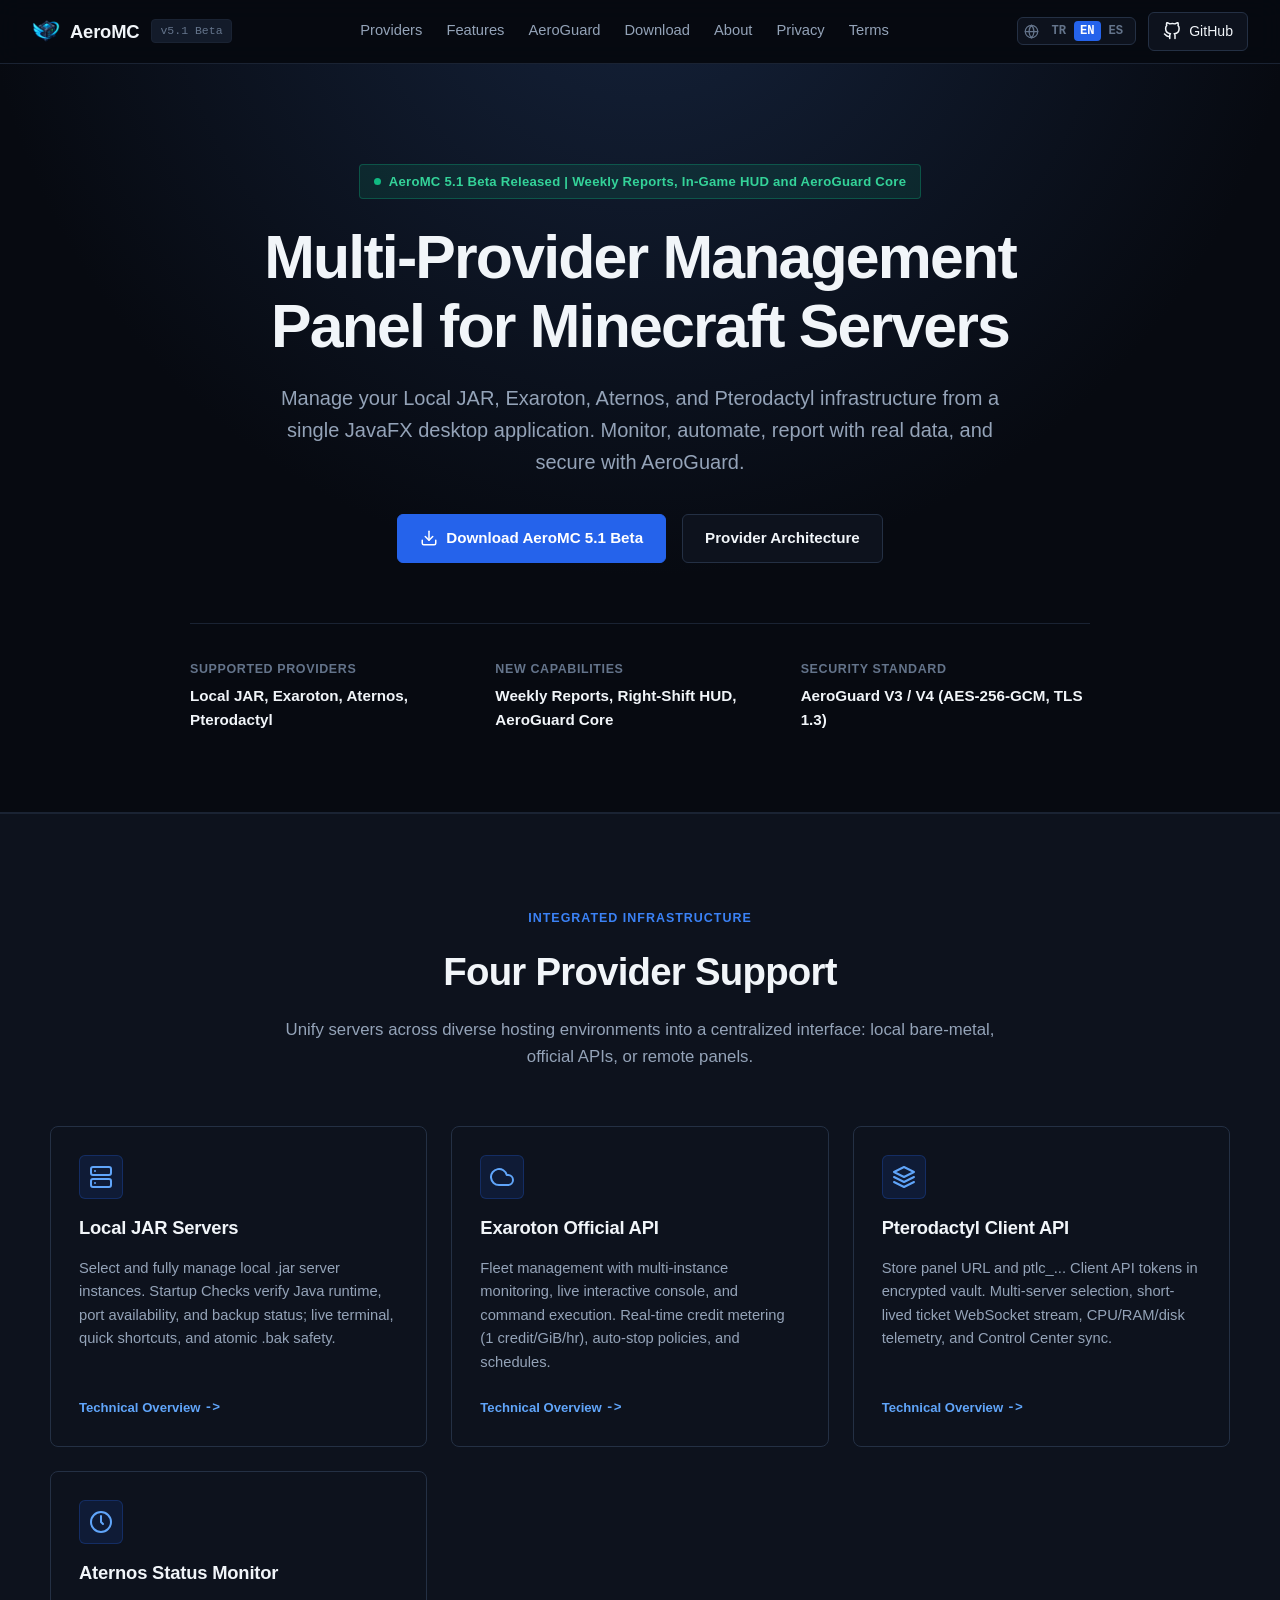
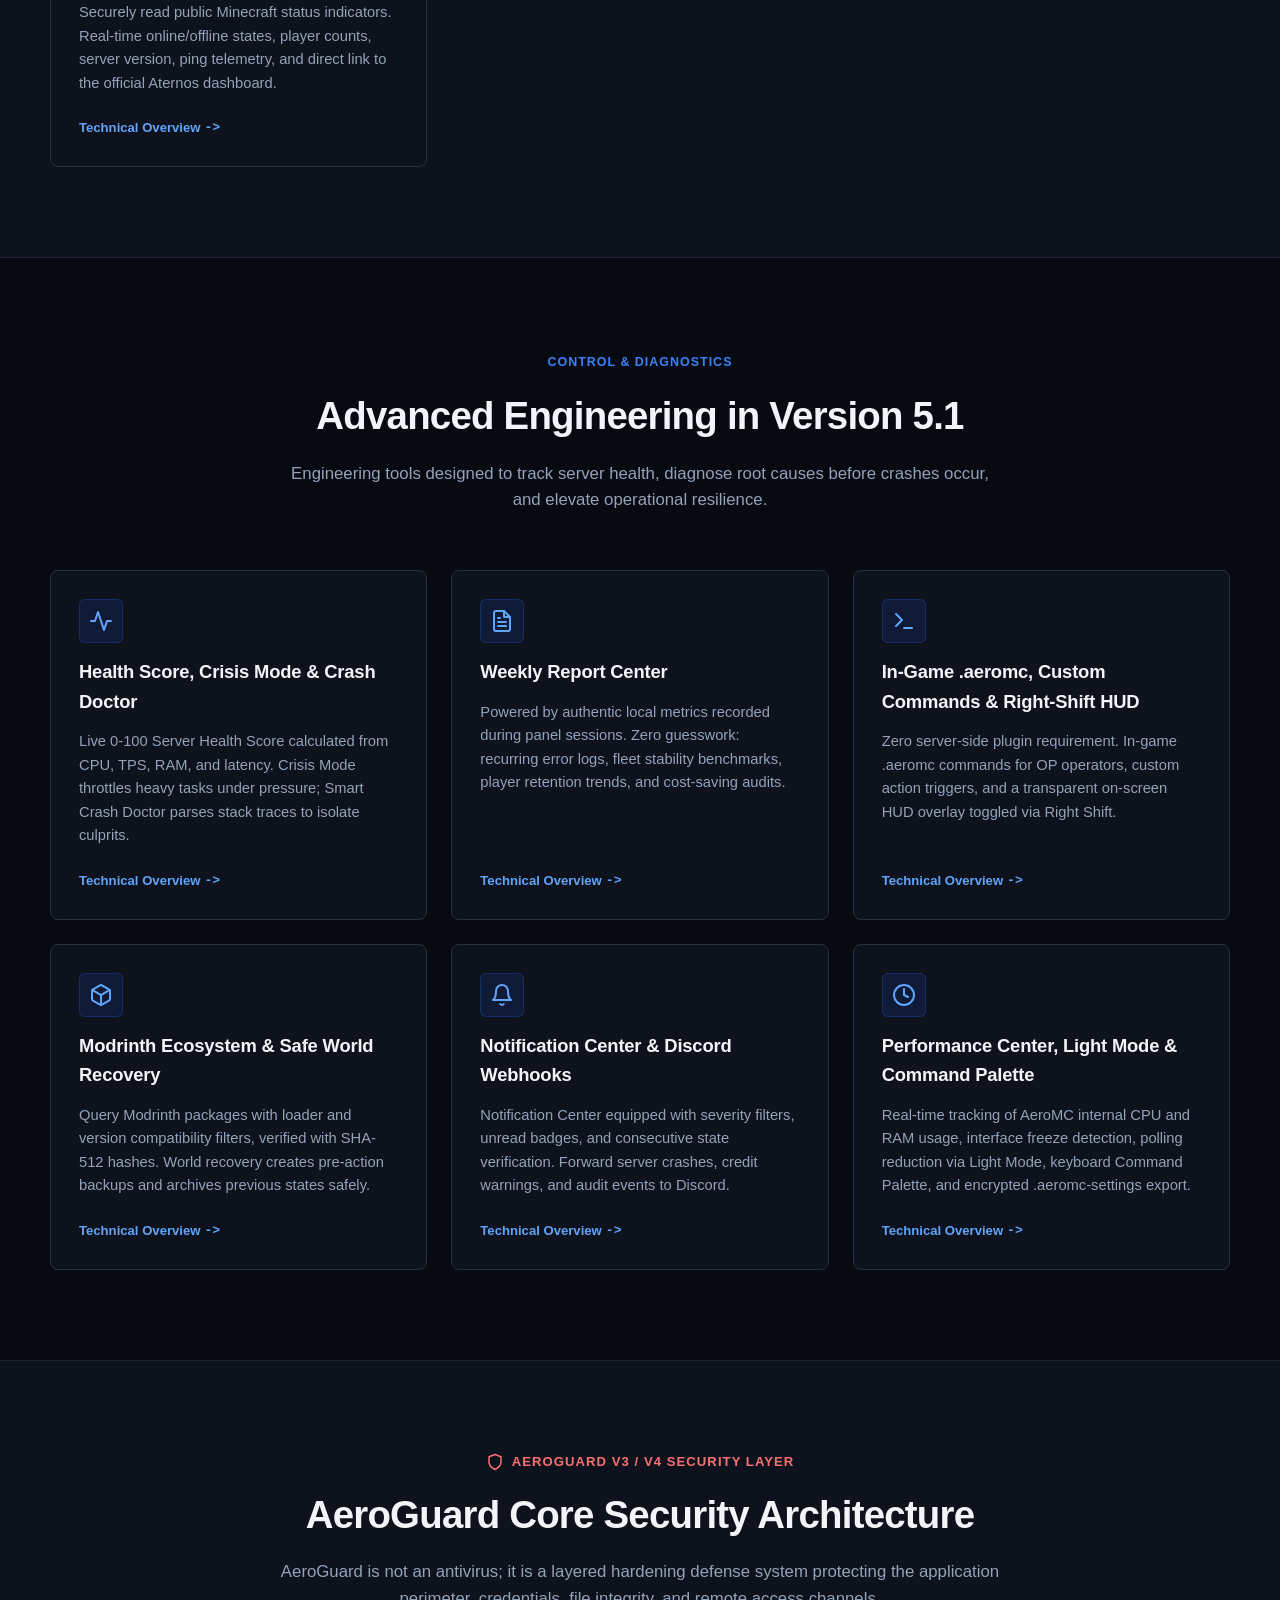
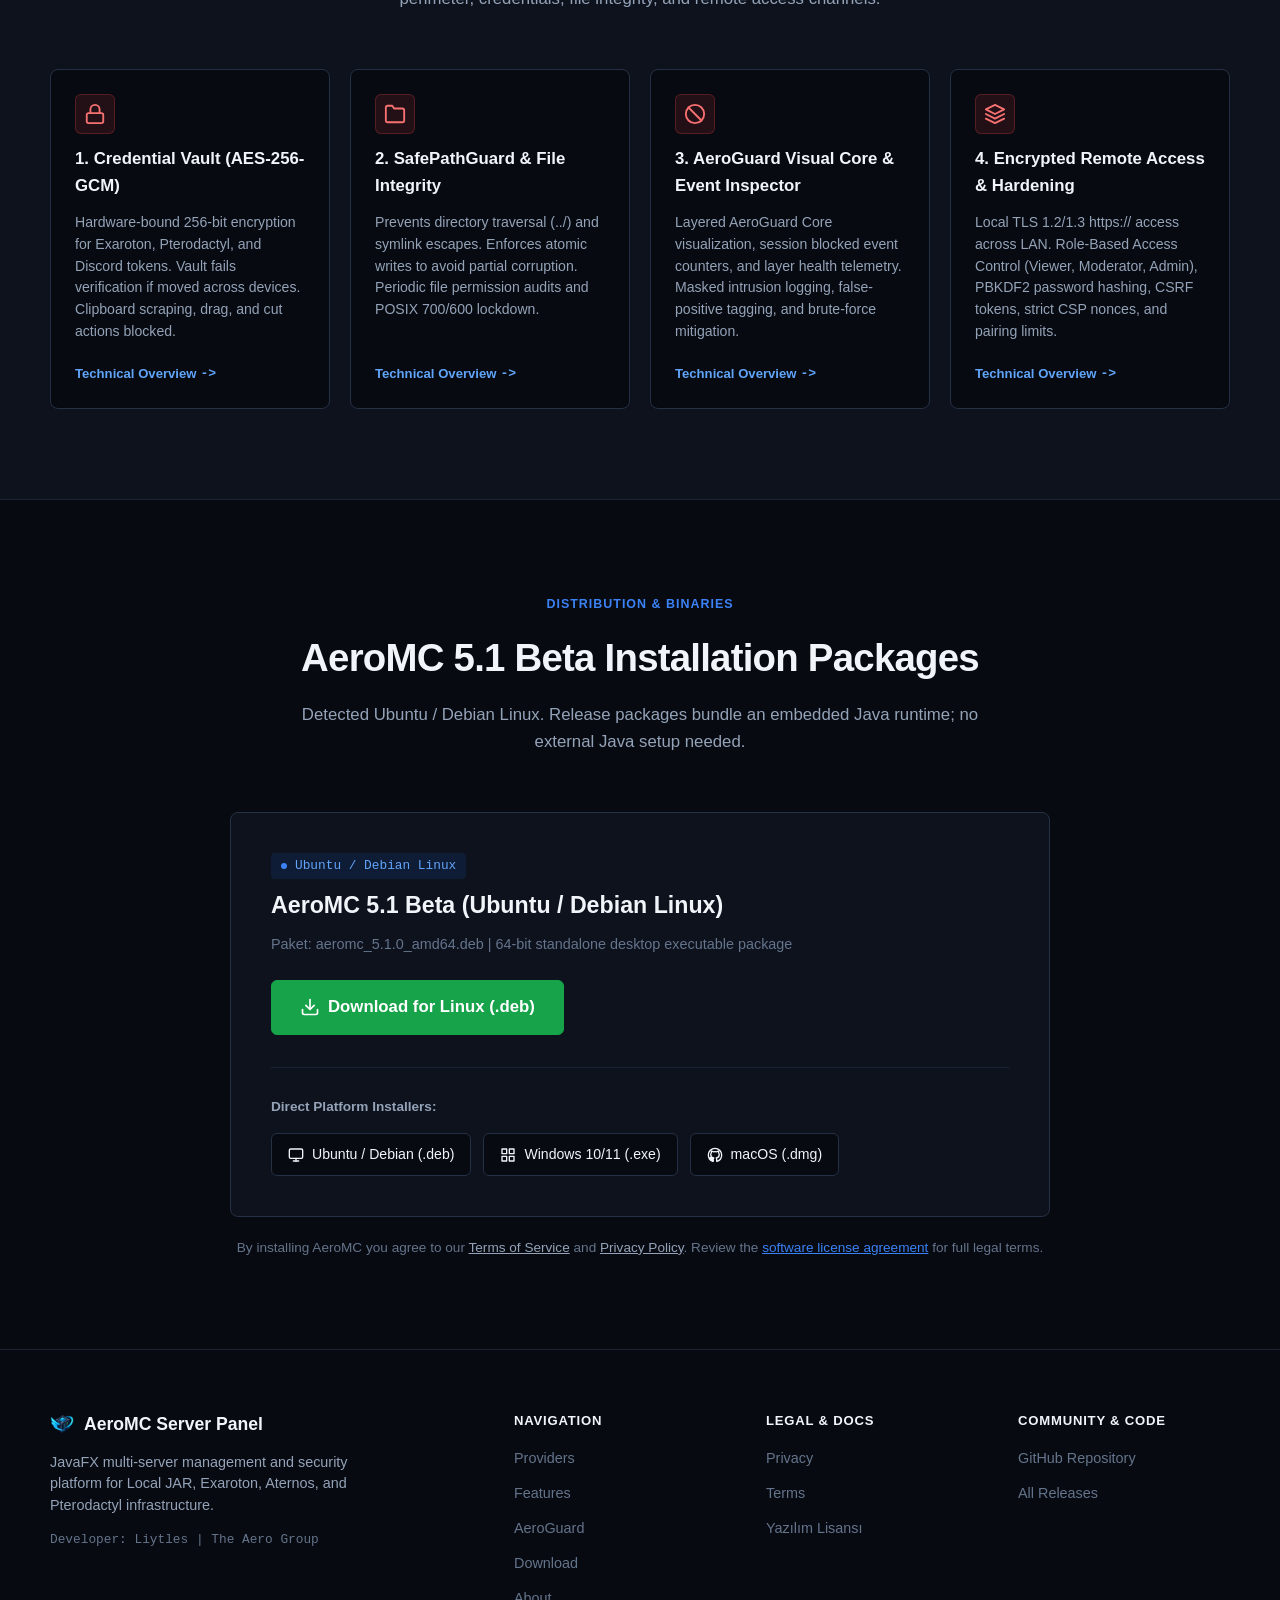
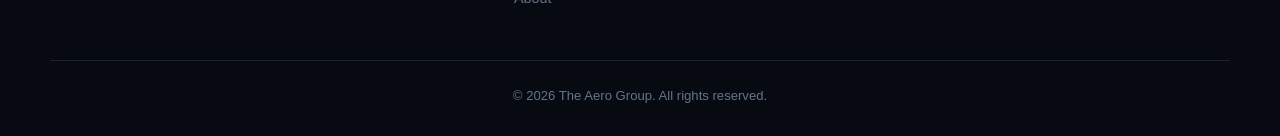
<file: index.html>
<!DOCTYPE html>
<html lang="tr">
<head>
    <meta charset="UTF-8">
    <meta name="viewport" content="width=device-width, initial-scale=1.0">
    <title>AeroMC 5.1 Beta | Çoklu Minecraft Sunucu Yönetim ve Güvenlik Paneli</title>
    <meta name="description" content="Yerel JAR, Exaroton, Aternos ve Pterodactyl için JavaFX çoklu sunucu paneli. Haftalık Rapor Merkezi, eklentisiz oyun içi HUD ve AeroGuard güvenlik katmanı.">
    <link rel="icon" type="image/svg+xml" href="favicon.svg">
    <link rel="canonical" href="https://www.aerovortex.org/">
    <link rel="stylesheet" href="style.css">
</head>
<body>

    <!-- Mobile Device Notice -->
    <div id="mobile-notice" role="alertdialog" aria-modal="true" aria-labelledby="mobileNoticeTitle" aria-describedby="mobileNoticeDesc">
        <div class="mobile-notice-box">
            <img src="aeromc.png" alt="AeroMC" class="mobile-notice-logo">
            <span class="mobile-notice-badge" data-i18n="mobile.badge">Masaüstü Sürüm</span>
            <h2 class="mobile-notice-title" id="mobileNoticeTitle" data-i18n="mobile.title">Mobil Sürüm Bulunmamaktadır</h2>
            <p class="mobile-notice-desc" id="mobileNoticeDesc" data-i18n="mobile.desc">
                AeroMC Server Panel, JavaFX tabanlı bir masaüstü sunucu yönetim aracıdır. Bu web sitesi ve panel yalnızca masaüstü sistemler (Windows, macOS, Linux) için optimize edilmiştir. Lütfen bir bilgisayardan ziyaret edin.
            </p>
            <div class="mobile-notice-actions">
                <a href="https://github.com/Liytles/AeroMCServerPanel" target="_blank" rel="noopener noreferrer" class="btn btn-primary">
                    <svg width="18" height="18" viewBox="0 0 24 24" fill="none" stroke="currentColor" stroke-width="2" stroke-linecap="round" stroke-linejoin="round" aria-hidden="true">
                        <path d="M9 19c-5 1.5-5-2.5-7-3m14 6v-3.87a3.37 3.37 0 0 0-.94-2.61c3.14-.35 6.44-1.54 6.44-7A5.44 5.44 0 0 0 20 4.77 5.07 5.07 0 0 0 19.91 1S18.73.65 16 2.48a13.38 13.38 0 0 0-7 0C6.27.65 5.09 1 5.09 1A5.07 5.07 0 0 0 5 4.77a5.44 5.44 0 0 0-1.5 3.78c0 5.42 3.3 6.61 6.44 7A3.37 3.37 0 0 0 9 18.13V22"></path>
                    </svg>
                    <span data-i18n="mobile.github">GitHub'da İncele</span>
                </a>
                <button type="button" class="btn-text-bypass" id="btnDismissMobile" data-i18n="mobile.bypass">
                    Masaüstü siteyi yine de görüntüle
                </button>
            </div>
        </div>
    </div>
    <header class="navbar">
        <div class="nav-brand">
            <a href="index.html" class="brand-link">
                <img src="aeromc.png" alt="AeroMC Logo" class="nav-logo-static">
                <span>AeroMC</span>
            </a>
            <span class="version-badge" data-i18n="version.badge">v5.1 Beta</span>
        </div>
        <nav class="nav-links">
            <a href="#providers" data-i18n="nav.providers">Sağlayıcılar</a>
            <a href="#features" data-i18n="nav.features">Özellikler</a>
            <a href="#security" data-i18n="nav.security">AeroGuard</a>
            <a href="#download" data-i18n="nav.download">İndir</a>
            <a href="#" id="openAboutBtn" data-i18n="nav.about">Hakkında</a>
            <a href="privacy.html" data-i18n="nav.privacy">Gizlilik</a>
            <a href="terms.html" data-i18n="nav.terms">Şartlar</a>
        </nav>
        <div class="nav-actions">
            <div class="lang-selector">
                <svg width="15" height="15" viewBox="0 0 24 24" fill="none" stroke="currentColor" stroke-width="2" stroke-linecap="round" stroke-linejoin="round" aria-hidden="true">
                    <circle cx="12" cy="12" r="10"></circle>
                    <line x1="2" y1="12" x2="22" y2="12"></line>
                    <path d="M12 2a15.3 15.3 0 0 1 4 10 15.3 15.3 0 0 1-4 10 15.3 15.3 0 0 1-4-10 15.3 15.3 0 0 1 4-10z"></path>
                </svg>
                <div class="lang-switch-group">
                    <button type="button" class="lang-btn" data-lang="tr" aria-label="Türkçe">TR</button>
                    <button type="button" class="lang-btn" data-lang="en" aria-label="English">EN</button>
                    <button type="button" class="lang-btn" data-lang="es" aria-label="Español">ES</button>
                </div>
            </div>
            <a href="https://github.com/Liytles/AeroMCServerPanel" target="_blank" rel="noopener noreferrer" class="btn-github">
                <svg width="18" height="18" viewBox="0 0 24 24" fill="none" stroke="currentColor" stroke-width="2" stroke-linecap="round" stroke-linejoin="round" aria-hidden="true">
                    <path d="M9 19c-5 1.5-5-2.5-7-3m14 6v-3.87a3.37 3.37 0 0 0-.94-2.61c3.14-.35 6.44-1.54 6.44-7A5.44 5.44 0 0 0 20 4.77 5.07 5.07 0 0 0 19.91 1S18.73.65 16 2.48a13.38 13.38 0 0 0-7 0C6.27.65 5.09 1 5.09 1A5.07 5.07 0 0 0 5 4.77a5.44 5.44 0 0 0-1.5 3.78c0 5.42 3.3 6.61 6.44 7A3.37 3.37 0 0 0 9 18.13V22"></path>
                </svg>
                <span>GitHub</span>
            </a>
        </div>
    </header>

    <main>
        <!-- HERO SECTION -->
        <section class="hero">
            <div class="hero-container">
                <div class="hero-badge">
                    <span class="status-dot"></span>
                    <span data-i18n="hero.badge">AeroMC 5.1 Beta Yayında | Haftalık Rapor, Oyun İçi HUD ve AeroGuard Core</span>
                </div>
                <h1 class="hero-title" data-i18n="hero.title">Minecraft Sunucuları İçin Çoklu Sağlayıcı Yönetim Paneli</h1>
                <p class="hero-subtitle" data-i18n="hero.subtitle">
                    Yerel JAR, Exaroton, Aternos ve Pterodactyl altyapılarınızı tek bir JavaFX masaüstü uygulamasından yönetin. Sunucuyu izleyin, otomatikleştirin, gerçek verilerle raporlayın ve AeroGuard ile güvene alın.
                </p>

                <div class="hero-cta-group">
                    <a href="#download" class="btn btn-primary">
                        <svg width="18" height="18" viewBox="0 0 24 24" fill="none" stroke="currentColor" stroke-width="2" stroke-linecap="round" stroke-linejoin="round" aria-hidden="true">
                            <path d="M21 15v4a2 2 0 0 1-2 2H5a2 2 0 0 1-2-2v-4"></path>
                            <polyline points="7 10 12 15 17 10"></polyline>
                            <line x1="12" y1="15" x2="12" y2="3"></line>
                        </svg>
                        <span data-i18n="hero.cta.download">AeroMC 5.1 Beta İndir</span>
                    </a>
                    <a href="#providers" class="btn btn-secondary">
                        <span data-i18n="hero.cta.providers">Sağlayıcı Mimarisi</span>
                    </a>
                </div>

                <div class="hero-specs-row">
                    <div class="spec-item">
                        <span class="spec-label" data-i18n="hero.spec.providers.label">Desteklenen Sağlayıcılar</span>
                        <span class="spec-val" data-i18n="hero.spec.providers.val">Yerel JAR, Exaroton, Aternos, Pterodactyl</span>
                    </div>
                    <div class="spec-item">
                        <span class="spec-label" data-i18n="hero.spec.new.label">Yeni Özellikler</span>
                        <span class="spec-val" data-i18n="hero.spec.new.val">Haftalık Rapor, Sağ Shift HUD, AeroGuard Core</span>
                    </div>
                    <div class="spec-item">
                        <span class="spec-label" data-i18n="hero.spec.security.label">Güvenlik Standardı</span>
                        <span class="spec-val" data-i18n="hero.spec.security.val">AeroGuard V3 / V4 (AES-256-GCM, TLS 1.3)</span>
                    </div>
                </div>
            </div>
        </section>

        <!-- PROVIDERS SECTION -->
        <section id="providers" class="section section-dark">
            <div class="section-container">
                <header class="section-header">
                    <span class="section-tag" data-i18n="providers.tag">Entegre Altyapılar</span>
                    <h2 class="section-heading" data-i18n="providers.heading">Dört Sağlayıcı Desteği</h2>
                    <p class="section-desc" data-i18n="providers.desc">
                        Farklı platformlardaki sunucularınızı tek bir merkezde toplayın: yerel donanım, resmî API veya uzak paneller.
                    </p>
                </header>

                <div class="features-grid">
                    <article class="feature-card clickable" data-feature="prov_local" tabindex="0">
                        <div class="feature-icon">
                            <svg width="24" height="24" viewBox="0 0 24 24" fill="none" stroke="currentColor" stroke-width="2" stroke-linecap="round" stroke-linejoin="round" aria-hidden="true">
                                <rect x="2" y="2" width="20" height="8" rx="2" ry="2"></rect>
                                <rect x="2" y="14" width="20" height="8" rx="2" ry="2"></rect>
                                <line x1="6" y1="6" x2="6.01" y2="6"></line>
                                <line x1="6" y1="18" x2="6.01" y2="18"></line>
                            </svg>
                        </div>
                        <h3 data-i18n="prov.local.title">Yerel JAR Sunucuları</h3>
                        <p data-i18n="prov.local.desc">Yerel .jar sunucusu seçme ve tam yönetim. Başlatma öncesi Java, port ve yedek kontrolü yapan Başlatma Kontrolü; canlı konsol, hızlı komutlar ve güvenli .bak yedeği.</p>
                        <span class="card-action" data-i18n="card.details">Detayları İncele</span>
                    </article>

                    <article class="feature-card clickable" data-feature="prov_exaroton" tabindex="0">
                        <div class="feature-icon">
                            <svg width="24" height="24" viewBox="0 0 24 24" fill="none" stroke="currentColor" stroke-width="2" stroke-linecap="round" stroke-linejoin="round" aria-hidden="true">
                                <path d="M18 10h-1.26A8 8 0 1 0 9 20h9a5 5 0 0 0 0-10z"></path>
                            </svg>
                        </div>
                        <h3 data-i18n="prov.exaroton.title">Exaroton Resmî API</h3>
                        <p data-i18n="prov.exaroton.desc">Filo Paneli ile çoklu sunucu takibi, canlı konsol ve komut gönderimi. Saatlik maliyet, düşük kredi eşiği ve bütçe koruması, hafta içi/sonu zaman programları ve otomatik çökme kurtarma.</p>
                        <span class="card-action" data-i18n="card.details">Detayları İncele</span>
                    </article>

                    <article class="feature-card clickable" data-feature="prov_pterodactyl" tabindex="0">
                        <div class="feature-icon">
                            <svg width="24" height="24" viewBox="0 0 24 24" fill="none" stroke="currentColor" stroke-width="2" stroke-linecap="round" stroke-linejoin="round" aria-hidden="true">
                                <polygon points="12 2 2 7 12 12 22 7 12 2"></polygon>
                                <polyline points="2 17 12 22 22 17"></polyline>
                                <polyline points="2 12 12 17 22 12"></polyline>
                            </svg>
                        </div>
                        <h3 data-i18n="prov.pterodactyl.title">Pterodactyl Client API</h3>
                        <p data-i18n="prov.pterodactyl.desc">Panel URL ve API anahtarını güvenli kasada saklama, çoklu sunucu seçimi. Kısa ömürlü WebSocket biletiyle canlı konsol, CPU/RAM/disk telemetrisi ve Kontrol Merkezi entegrasyonu.</p>
                        <span class="card-action" data-i18n="card.details">Detayları İncele</span>
                    </article>

                    <article class="feature-card clickable" data-feature="prov_aternos" tabindex="0">
                        <div class="feature-icon">
                            <svg width="24" height="24" viewBox="0 0 24 24" fill="none" stroke="currentColor" stroke-width="2" stroke-linecap="round" stroke-linejoin="round" aria-hidden="true">
                                <circle cx="12" cy="12" r="10"></circle>
                                <polyline points="12 6 12 12 14 14"></polyline>
                            </svg>
                        </div>
                        <h3 data-i18n="prov.aternos.title">Aternos Durum Takibi</h3>
                        <p data-i18n="prov.aternos.desc">Sunucunun herkese açık Minecraft durumunu güvenle kontrol etme. Çevrimiçi/çevrimdışı durumu, oyuncu sayısı, sürüm ve gecikme takibi ile resmî Aternos paneline doğrudan geçiş.</p>
                        <span class="card-action" data-i18n="card.details">Detayları İncele</span>
                    </article>
                </div>
            </div>
        </section>

        <!-- CORE FEATURES SECTION -->
        <section id="features" class="section">
            <div class="section-container">
                <header class="section-header">
                    <span class="section-tag" data-i18n="features.tag">Kontrol ve Analiz Merkezi</span>
                    <h2 class="section-heading" data-i18n="features.heading">5.1 Sürümüyle Gelen Güçlü Araçlar</h2>
                    <p class="section-desc" data-i18n="features.desc">
                        Sunucu sağlığını izleyen, arıza durumlarını önceden teşhis eden ve oyuncu deneyimini artıran mühendislik özellikleri.
                    </p>
                </header>

                <div class="features-grid">
                    <article class="feature-card clickable" data-feature="health_crisis" tabindex="0">
                        <div class="feature-icon">
                            <svg width="24" height="24" viewBox="0 0 24 24" fill="none" stroke="currentColor" stroke-width="2" stroke-linecap="round" stroke-linejoin="round" aria-hidden="true">
                                <polyline points="22 12 18 12 15 21 9 3 6 12 2 12"></polyline>
                            </svg>
                        </div>
                        <h3 data-i18n="feat.health.title">Sağlık Puanı, Kriz Modu ve Çökme Doktoru</h3>
                        <p data-i18n="feat.health.desc">CPU/TPS, RAM ve gecikme grafikleriyle canlı sağlık puanı. Eşik aşıldığında koruyucu eylemler alan Kriz Modu ve konsol hatalarından kök nedeni bulup döngüyü önleyen Akıllı Çökme Doktoru.</p>
                        <span class="card-action" data-i18n="card.details">İncele</span>
                    </article>

                    <article class="feature-card clickable" data-feature="weekly_reports" tabindex="0">
                        <div class="feature-icon">
                            <svg width="24" height="24" viewBox="0 0 24 24" fill="none" stroke="currentColor" stroke-width="2" stroke-linecap="round" stroke-linejoin="round" aria-hidden="true">
                                <path d="M14 2H6a2 2 0 0 0-2 2v16a2 2 0 0 0 2 2h12a2 2 0 0 0 2-2V8z"></path>
                                <polyline points="14 2 14 8 20 8"></polyline>
                                <line x1="16" y1="13" x2="8" y2="13"></line>
                                <line x1="16" y1="17" x2="8" y2="17"></line>
                                <polyline points="10 9 9 9 8 9"></polyline>
                            </svg>
                        </div>
                        <h3 data-i18n="feat.weekly.title">Haftalık Rapor Merkezi</h3>
                        <p data-i18n="feat.weekly.desc">Son 7 gündeki gerçek yerel verilerle hazırlanan rapor. Tahmin uydurmaz: tekrarlayan hatalar, en stabil sunucu analizi, yeni ve dönen oyuncu istatistikleri ile Exaroton/Pterodactyl tasarruf tavsiyeleri.</p>
                        <span class="card-action" data-i18n="card.details">İncele</span>
                    </article>

                    <article class="feature-card clickable" data-feature="ingame_hud" tabindex="0">
                        <div class="feature-icon">
                            <svg width="24" height="24" viewBox="0 0 24 24" fill="none" stroke="currentColor" stroke-width="2" stroke-linecap="round" stroke-linejoin="round" aria-hidden="true">
                                <polyline points="4 17 10 11 4 5"></polyline>
                                <line x1="12" y1="19" x2="20" y2="19"></line>
                            </svg>
                        </div>
                        <h3 data-i18n="feat.hud.title">Oyun İçi .aeromc, Özel Komutlar ve Sağ Shift HUD</h3>
                        <p data-i18n="feat.hud.desc">Eklenti gerektirmeyen .aeromc komutları ve kendi özel komutlarınızı tanımlama desteği. Oyun içindeyken Sağ Shift tuşu ile açılan şeffaf AeroMC denetim ve bilgi katmanı.</p>
                        <span class="card-action" data-i18n="card.details">İncele</span>
                    </article>

                    <article class="feature-card clickable" data-feature="files_mods" tabindex="0">
                        <div class="feature-icon">
                            <svg width="24" height="24" viewBox="0 0 24 24" fill="none" stroke="currentColor" stroke-width="2" stroke-linecap="round" stroke-linejoin="round" aria-hidden="true">
                                <path d="M21 16V8a2 2 0 0 0-1-1.73l-7-4a2 2 0 0 0-2 0l-7 4A2 2 0 0 0 3 8v8a2 2 0 0 0 1 1.73l7 4a2 2 0 0 0 2 0l7-4A2 2 0 0 0 21 16z"></path>
                                <polyline points="3.27 6.96 12 12.01 20.73 6.96"></polyline>
                                <line x1="12" y1="22.08" x2="12" y2="12"></line>
                            </svg>
                        </div>
                        <h3 data-i18n="feat.mods.title">Modrinth Paketleri ve Güvenli Dünya Kurtarma</h3>
                        <p data-i18n="feat.mods.desc">Modrinth üzerinden mod arama, sürüm ve yükleyici uyumluluğu kontrolü, SHA-512 doğrulaması. Dünya kurtarma: işlem öncesi otomatik yedek alır ve eski dünyayı tarihli kurtarma klasörüne taşır.</p>
                        <span class="card-action" data-i18n="card.details">İncele</span>
                    </article>

                    <article class="feature-card clickable" data-feature="notifications_discord" tabindex="0">
                        <div class="feature-icon">
                            <svg width="24" height="24" viewBox="0 0 24 24" fill="none" stroke="currentColor" stroke-width="2" stroke-linecap="round" stroke-linejoin="round" aria-hidden="true">
                                <path d="M18 8A6 6 0 0 0 6 8c0 7-3 9-3 9h18s-3-2-3-9"></path>
                                <path d="M13.73 21a2 2 0 0 1-3.46 0"></path>
                            </svg>
                        </div>
                        <h3 data-i18n="feat.notif.title">Bildirim Merkezi ve Discord Entegrasyonu</h3>
                        <p data-i18n="feat.notif.desc">Okunmamış sayısı, önem filtresi ve durum doğrulaması ile yanlış alarmları önleyen Bildirim Merkezi. Kasada şifrelenen webhook bağlantısı ile sunucu ve güvenlik olaylarını Discord kanalına iletme.</p>
                        <span class="card-action" data-i18n="card.details">İncele</span>
                    </article>

                    <article class="feature-card clickable" data-feature="perf_light" tabindex="0">
                        <div class="feature-icon">
                            <svg width="24" height="24" viewBox="0 0 24 24" fill="none" stroke="currentColor" stroke-width="2" stroke-linecap="round" stroke-linejoin="round" aria-hidden="true">
                                <circle cx="12" cy="12" r="10"></circle>
                                <polyline points="12 6 12 12 16 14"></polyline>
                            </svg>
                        </div>
                        <h3 data-i18n="feat.perf.title">Performans Merkezi, Hafif Mod ve Komut Paleti</h3>
                        <p data-i18n="feat.perf.desc">AeroMC'nin kendi CPU/RAM kullanımını izleyen Performans Merkezi, donma algılama, yenilemeleri azaltan Hafif Mod, klavyeyle hızlı eylemleri tetikleyen Komut Paleti ve şifreli .aeromc-settings aktarımı.</p>
                        <span class="card-action" data-i18n="card.details">İncele</span>
                    </article>
                </div>
            </div>
        </section>

        <!-- SECURITY SECTION: AEROGUARD -->
        <section id="security" class="section section-dark">
            <div class="section-container">
                <header class="section-header">
                    <div class="shield-badge">
                        <svg width="18" height="18" viewBox="0 0 24 24" fill="none" stroke="currentColor" stroke-width="2" stroke-linecap="round" stroke-linejoin="round" aria-hidden="true">
                            <path d="M12 22s8-4 8-10V5l-8-3-8 3v7c0 6 8 10 8 10z"></path>
                        </svg>
                        <span data-i18n="security.badge">AeroGuard V3 / V4 Güvenlik Katmanı</span>
                    </div>
                    <h2 class="section-heading" data-i18n="security.heading">AeroGuard Çekirdek Güvenlik Mimarisi</h2>
                    <p class="section-desc" data-i18n="security.desc">
                        AeroGuard bir antivirüs değildir; AeroMC'nin yönettiği sunucu alanını, kimlik bilgilerini, dosya bütünlüğünü ve uzaktan erişim kanallarını sertleştiren çok katmanlı savunma mimarisidir.
                    </p>
                </header>

                <div class="security-grid">
                    <article class="security-card clickable" data-feature="ag_vault" tabindex="0">
                        <div class="security-icon">
                            <svg width="22" height="22" viewBox="0 0 24 24" fill="none" stroke="currentColor" stroke-width="2" stroke-linecap="round" stroke-linejoin="round" aria-hidden="true">
                                <rect x="3" y="11" width="18" height="11" rx="2" ry="2"></rect>
                                <path d="M7 11V7a5 5 0 0 1 10 0v4"></path>
                            </svg>
                        </div>
                        <h4 data-i18n="sec.vault.title">1. Kimlik Kasası (AES-256-GCM)</h4>
                        <p data-i18n="sec.vault.desc">Exaroton, Pterodactyl ve Discord anahtarlarını cihaza bağlı 256-bit anahtarla şifreler. Başka cihaza kopyalanırsa açılmaz. Gizli alanlarda kopyala, kes, sağ tık ve sürükleme engellenir.</p>
                        <span class="card-action" data-i18n="card.details">Ayrıntılar</span>
                    </article>

                    <article class="security-card clickable" data-feature="ag_path" tabindex="0">
                        <div class="security-icon">
                            <svg width="22" height="22" viewBox="0 0 24 24" fill="none" stroke="currentColor" stroke-width="2" stroke-linecap="round" stroke-linejoin="round" aria-hidden="true">
                                <path d="M22 19a2 2 0 0 1-2 2H4a2 2 0 0 1-2-2V5a2 2 0 0 1 2-2h5l2 3h9a2 2 0 0 1 2 2z"></path>
                            </svg>
                        </div>
                        <h4 data-i18n="sec.path.title">2. SafePathGuard ve Dosya Bütünlüğü</h4>
                        <p data-i18n="sec.path.desc">../ yol aşımı saldırılarını ve sembolik bağlantı kaçışlarını engeller. Atomik yazma ile dosya bozulma riskini önler. Hassas dosyalarda periyodik bütünlük ve izin denetimi yapar.</p>
                        <span class="card-action" data-i18n="card.details">Ayrıntılar</span>
                    </article>

                    <article class="security-card clickable" data-feature="ag_visual" tabindex="0">
                        <div class="security-icon">
                            <svg width="22" height="22" viewBox="0 0 24 24" fill="none" stroke="currentColor" stroke-width="2" stroke-linecap="round" stroke-linejoin="round" aria-hidden="true">
                                <circle cx="12" cy="12" r="10"></circle>
                                <line x1="4.93" y1="4.93" x2="19.07" y2="19.07"></line>
                            </svg>
                        </div>
                        <h4 data-i18n="sec.visual.title">3. AeroGuard Görsel Merkezi ve Olay İnceleyici</h4>
                        <p data-i18n="sec.visual.desc">Katmanlı AeroGuard Core görünümü, oturumda engellenen olay sayaçları ve katman sağlığı. Maskelenmiş kaynaklarla olay inceleme, yanlış pozitif işaretleme ve saldırı tespiti.</p>
                        <span class="card-action" data-i18n="card.details">Ayrıntılar</span>
                    </article>

                    <article class="security-card clickable" data-feature="ag_remote" tabindex="0">
                        <div class="security-icon">
                            <svg width="22" height="22" viewBox="0 0 24 24" fill="none" stroke="currentColor" stroke-width="2" stroke-linecap="round" stroke-linejoin="round" aria-hidden="true">
                                <path d="M12 2L2 7l10 5 10-5-10-5zM2 17l10 5 10-5M2 12l10 5 10-5"></path>
                            </svg>
                        </div>
                        <h4 data-i18n="sec.remote.title">4. Şifreli Uzaktan Erişim ve Gelişmiş Koruma</h4>
                        <p data-i18n="sec.remote.desc">Tarayıcıdan LAN üzerinden TLS 1.2/1.3 https:// erişimi. Viewer, Moderator ve Admin rolleri; PBKDF2 parola koruması, CSRF belirteci, nonce CSP, eşleştirme kodu ve istek sınırlandırması.</p>
                        <span class="card-action" data-i18n="card.details">Ayrıntılar</span>
                    </article>
                </div>
            </div>
        </section>

        <!-- DOWNLOAD SECTION -->
        <section id="download" class="section">
            <div class="section-container">
                <header class="section-header">
                    <span class="section-tag" data-i18n="dl.tag">Dağıtım ve İndirme</span>
                    <h2 class="section-heading" data-i18n="dl.heading">AeroMC 5.1 Beta Kurulum Paketleri</h2>
                    <p class="section-desc" id="osGreeting">
                        AeroMC 5.1 yayın paketleri gömülü Java çalışma ortamını içerir. Harici Java kurulumuna gerek yoktur.
                    </p>
                </header>

                <div class="download-card">
                    <div class="download-primary">
                        <div class="download-info">
                            <div class="detected-os-badge" id="detectedPlatformBadge">
                                <span class="badge-dot"></span>
                                <span id="detectedOsName">İşletim Sistemi Algılanıyor</span>
                            </div>
                            <h3 class="download-title" id="downloadHeading" data-i18n="dl.title">AeroMC 5.1 Beta Masaüstü İstemcisi</h3>
                            <p class="download-meta" id="downloadMetaText">64-bit bağımsız masaüstü ikili paketi</p>
                        </div>
                        <a href="https://github.com/Liytles/AeroMCServerPanel/releases/download/v5.1.0-beta/aeromc_5.1.0_amd64.deb" class="btn btn-download" id="primaryDownloadBtn" target="_blank" rel="noopener noreferrer">
                            <svg width="20" height="20" viewBox="0 0 24 24" fill="none" stroke="currentColor" stroke-width="2" stroke-linecap="round" stroke-linejoin="round" aria-hidden="true">
                                <path d="M21 15v4a2 2 0 0 1-2 2H5a2 2 0 0 1-2-2v-4"></path>
                                <polyline points="7 10 12 15 17 10"></polyline>
                                <line x1="12" y1="15" x2="12" y2="3"></line>
                            </svg>
                            <span id="btnDownloadText">İndir</span>
                        </a>
                    </div>

                    <div class="download-divider"></div>

                    <div class="download-alternatives">
                        <span class="alt-label" data-i18n="dl.alt.label">Doğrudan Platform Paketleri:</span>
                        <div class="alt-buttons">
                            <a href="https://github.com/Liytles/AeroMCServerPanel/releases/download/v5.1.0-beta/aeromc_5.1.0_amd64.deb" class="btn-alt" id="linkLinux" target="_blank" rel="noopener noreferrer">
                                <svg width="16" height="16" viewBox="0 0 24 24" fill="none" stroke="currentColor" stroke-width="2" stroke-linecap="round" stroke-linejoin="round" aria-hidden="true">
                                    <rect x="2" y="3" width="20" height="14" rx="2" ry="2"></rect>
                                    <line x1="8" y1="21" x2="16" y2="21"></line>
                                    <line x1="12" y1="17" x2="12" y2="21"></line>
                                </svg>
                                <span>Ubuntu / Debian (.deb)</span>
                            </a>
                            <a href="https://github.com/Liytles/AeroMCServerPanel/releases/download/v5.1.0-beta/AeroMC-5.1.0.exe" class="btn-alt" id="linkWindows" target="_blank" rel="noopener noreferrer">
                                <svg width="16" height="16" viewBox="0 0 24 24" fill="none" stroke="currentColor" stroke-width="2" stroke-linecap="round" stroke-linejoin="round" aria-hidden="true">
                                    <rect x="3" y="3" width="7" height="7"></rect>
                                    <rect x="14" y="3" width="7" height="7"></rect>
                                    <rect x="14" y="14" width="7" height="7"></rect>
                                    <rect x="3" y="14" width="7" height="7"></rect>
                                </svg>
                                <span>Windows 10/11 (.exe)</span>
                            </a>
                            <a href="https://github.com/Liytles/AeroMCServerPanel/releases/download/v5.1.0-beta/AeroMC-5.1.0.dmg" class="btn-alt" id="linkMac" target="_blank" rel="noopener noreferrer">
                                <svg width="16" height="16" viewBox="0 0 24 24" fill="none" stroke="currentColor" stroke-width="2" stroke-linecap="round" stroke-linejoin="round" aria-hidden="true">
                                    <path d="M12 2a10 10 0 0 0-10 10c0 4.42 2.87 8.17 6.84 9.5.5.08.66-.23.66-.5v-1.69c-2.77.6-3.36-1.34-3.36-1.34-.46-1.16-1.11-1.47-1.11-1.47-.91-.62.07-.6.07-.6 1 .07 1.53 1.03 1.53 1.03.87 1.52 2.34 1.07 2.91.83.1-.65.35-1.09.63-1.34-2.22-.25-4.55-1.11-4.55-4.92 0-1.11.38-2 1.03-2.71-.1-.25-.45-1.29.1-2.64 0 0 .84-.27 2.75 1.02.79-.22 1.65-.33 2.5-.33.85 0 1.71.11 2.5.33 1.91-1.29 2.75-1.02 2.75-1.02.55 1.35.2 2.39.1 2.64.65.71 1.03 1.6 1.03 2.71 0 3.82-2.34 4.66-4.57 4.91.36.31.69.92.69 1.85V21c0 .27.16.59.67.5C19.14 20.16 22 16.42 22 12A10 10 0 0 0 12 2z"></path>
                                </svg>
                                <span>macOS (.dmg)</span>
                            </a>
                        </div>
                    </div>
                </div>

                <div class="download-notice">
                    <p data-i18n-html="dl.notice">
                        AeroMC kurulumu yaparak <a href="terms.html">Kullanım Koşulları</a> ve <a href="privacy.html">Gizlilik Politikası</a> şartlarını kabul etmiş olursunuz.
                        Lisans metnini görüntülemek için <button type="button" id="openLicense" class="text-link">yazılım lisans sözleşmesini</button> inceleyebilirsiniz.
                    </p>
                </div>
            </div>
        </section>
    </main>

    <!-- FOOTER -->
    <footer class="footer">
        <div class="footer-container">
            <div class="footer-brand">
                <div class="brand-line">
                    <img src="aeromc.png" alt="AeroMC" class="footer-logo-img">
                    <span class="footer-logo-text">AeroMC Server Panel</span>
                </div>
                <p data-i18n="footer.desc">Yerel JAR, Exaroton, Aternos ve Pterodactyl için JavaFX tabanlı çoklu sunucu yönetim ve güvenlik platformu.</p>
                <span class="footer-owner" data-i18n="footer.owner">Geliştirici: Liytles | The Aero Group</span>
            </div>
            <div class="footer-nav-col">
                <span class="footer-col-title" data-i18n="footer.nav.title">Navigasyon</span>
                <a href="#providers" data-i18n="nav.providers">Sağlayıcılar</a>
                <a href="#features" data-i18n="nav.features">Özellikler</a>
                <a href="#security" data-i18n="nav.security">AeroGuard Güvenlik</a>
                <a href="#download" data-i18n="nav.download">İndir</a>
                <a href="#" id="openAboutFooterBtn" data-i18n="nav.about">Geliştirici Hakkında</a>
            </div>
            <div class="footer-nav-col">
                <span class="footer-col-title" data-i18n="footer.legal.title">Yasal ve Belgeler</span>
                <a href="privacy.html" data-i18n="nav.privacy">Gizlilik Politikası</a>
                <a href="terms.html" data-i18n="nav.terms">Kullanım Koşulları</a>
                <a href="#" id="openLicenseFooterBtn" data-i18n="openLicenseFooter">Yazılım Lisansı</a>
            </div>
            <div class="footer-nav-col">
                <span class="footer-col-title" data-i18n="footer.community.title">Topluluk ve Kod</span>
                <a href="https://github.com/Liytles/AeroMCServerPanel" target="_blank" rel="noopener noreferrer" data-i18n="footer.repo">GitHub Deposu</a>
                <a href="https://github.com/Liytles/AeroMCServerPanel/releases" target="_blank" rel="noopener noreferrer" data-i18n="footer.releases">Tüm Sürümler</a>
            </div>
        </div>
        <div class="footer-bottom">
            <p data-i18n-html="footer.rights">&copy; 2026 The Aero Group. Tüm hakları saklıdır.</p>
        </div>
    </footer>

    <!-- FEATURE DETAIL MODAL -->
    <div id="featureModal" class="modal" role="dialog" aria-modal="true" aria-labelledby="modalTitle">
        <div class="modal-dialog">
            <div class="modal-header">
                <div class="modal-icon-wrap" id="modalIcon"></div>
                <h3 class="modal-title" id="modalTitle">Özellik Detayı</h3>
                <button type="button" class="btn-close" id="closeFeatureModal" aria-label="Kapat">&times;</button>
            </div>
            <div class="modal-body" id="modalDesc">
            </div>
            <div class="modal-footer">
                <button type="button" class="btn btn-secondary" id="closeFeatureModalBtn" data-i18n="modal.close">Kapat</button>
            </div>
        </div>
    </div>

    <!-- LICENSE MODAL -->
    <div id="licenseModal" class="modal" role="dialog" aria-modal="true" aria-labelledby="licenseTitle">
        <div class="modal-dialog">
            <div class="modal-header">
                <h3 class="modal-title" id="licenseTitle">AeroMC Yazılım Lisans Sözleşmesi</h3>
                <button type="button" class="btn-close" id="closeLicenseModal" aria-label="Kapat">&times;</button>
            </div>
            <div class="modal-body">
                <pre class="license-pre">AeroMC Server Panel
Telif Hakkı (c) 2026 The Aero Group. Tüm hakları saklıdır.

Bu yazılım yalnızca yetkilendirilmiş alıcılara kişisel veya kurumsal
kullanım amacıyla sağlanmıştır.

Telif hakkı sahibinin yazılı izni olmaksızın kaynak kodun
dağıtılması, satılması, kopyalanması, alt lisanslanması veya türev
çalışmalar üretilmesi yasaktır. Yazılım olduğu gibi (as-is) sunulur.</pre>
            </div>
            <div class="modal-footer">
                <button type="button" class="btn btn-secondary" id="closeLicenseModalBtn" data-i18n="modal.close">Kapat</button>
            </div>
        </div>
    </div>

    <!-- ABOUT MODAL -->
    <div id="aboutModal" class="modal" role="dialog" aria-modal="true" aria-labelledby="aboutTitle">
        <div class="modal-dialog">
            <div class="modal-header">
                <h3 class="modal-title" id="aboutTitle">The Aero Group Hakkında</h3>
                <button type="button" class="btn-close" id="closeAboutModal" aria-label="Kapat">&times;</button>
            </div>
            <div class="modal-body">
                <p>
                    The Aero Group, modern oyun ve sunucu altyapıları için yüksek performanslı, güvenli ve pratik masaüstü araçları geliştiren bağımsız bir projedir.
                </p>
                <div class="about-lead">
                    <span class="lead-role">Baş Geliştirici ve Proje Sahibi</span>
                    <span class="lead-name">Liytles</span>
                </div>
                <p>
                    AeroMC 5.1 Beta; Yerel JAR, Exaroton, Aternos ve Pterodactyl sunucularını tarayıcı sekmelerine ve karmaşık dosya işlemlerine gerek kalmadan tek bir JavaFX masaüstü panelinde buluşturur.
                </p>
            </div>
            <div class="modal-footer">
                <a href="https://github.com/Liytles/AeroMCServerPanel" target="_blank" rel="noopener noreferrer" class="btn btn-primary">GitHub Projesi</a>
                <button type="button" class="btn btn-secondary" id="closeAboutModalBtn" data-i18n="modal.close">Kapat</button>
            </div>
        </div>
    </div>

    <script src="translations.js"></script>
    <script src="app.js"></script>
</body>
</html>
</file>
<file: style.css>
/* ==========================================================================
   AeroMC Production Stylesheet
   Disciplined, high-contrast engineering aesthetic.
   Clean engineering architecture: high-contrast dark theme, crisp geometry.
   ========================================================================== */

:root {
    --bg-base: #070a11;
    --bg-surface: #0d121d;
    --bg-surface-elevated: #131b2a;
    --bg-surface-hover: #192336;
    
    --border-subtle: #1a2333;
    --border-default: #243044;
    --border-active: #3b82f6;
    
    --text-primary: #f1f5f9;
    --text-secondary: #94a3b8;
    --text-muted: #64748b;
    
    --accent-blue: #2563eb;
    --accent-blue-hover: #1d4ed8;
    --accent-blue-subtle: rgba(37, 99, 235, 0.12);
    
    --status-green: #10b981;
    --status-green-bg: rgba(16, 185, 129, 0.12);
    
    --radius-sm: 4px;
    --radius-md: 6px;
    --radius-lg: 8px;
    
    --font-sans: -apple-system, BlinkMacSystemFont, "Segoe UI", Roboto, "Helvetica Neue", Arial, sans-serif;
    --font-mono: ui-monospace, SFMono-Regular, Menlo, Monaco, Consolas, monospace;
}

*, *::before, *::after {
    box-sizing: border-box;
    margin: 0;
    padding: 0;
}

html {
    scroll-behavior: smooth;
    color-scheme: dark;
}

body {
    background-color: var(--bg-base);
    color: var(--text-primary);
    font-family: var(--font-sans);
    line-height: 1.6;
    -webkit-font-smoothing: antialiased;
    -moz-osx-font-smoothing: grayscale;
    min-height: 100vh;
}

/* ==========================================================================
   Navigation Bar
   ========================================================================== */

.navbar {
    position: sticky;
    top: 0;
    z-index: 1000;
    display: flex;
    align-items: center;
    justify-content: space-between;
    padding: 12px 32px;
    background: rgba(7, 10, 17, 0.85);
    backdrop-filter: blur(12px);
    -webkit-backdrop-filter: blur(12px);
    border-bottom: 1px solid var(--border-subtle);
}

.nav-brand {
    display: flex;
    align-items: center;
    gap: 12px;
}

.brand-link {
    display: flex;
    align-items: center;
    gap: 10px;
    text-decoration: none;
    color: var(--text-primary);
    font-weight: 700;
    font-size: 1.15rem;
    letter-spacing: -0.01em;
}

.nav-logo-static {
    width: 28px;
    height: 28px;
    object-fit: contain;
}

.version-badge {
    font-size: 0.72rem;
    font-family: var(--font-mono);
    color: var(--text-muted);
    background: var(--bg-surface-elevated);
    border: 1px solid var(--border-subtle);
    padding: 2px 8px;
    border-radius: var(--radius-sm);
}

.nav-links {
    display: flex;
    align-items: center;
    gap: 24px;
}

.nav-links a {
    color: var(--text-secondary);
    text-decoration: none;
    font-size: 0.92rem;
    font-weight: 500;
    transition: color 0.15s ease;
}

.nav-links a:hover {
    color: var(--text-primary);
}

.nav-actions {
    display: flex;
    align-items: center;
    gap: 12px;
}

.lang-selector {
    display: inline-flex;
    align-items: center;
    gap: 6px;
    padding: 3px 6px;
    background: var(--bg-surface);
    border: 1px solid var(--border-default);
    border-radius: var(--radius-md);
    color: var(--text-secondary);
}

.lang-selector svg {
    color: var(--text-muted);
    flex-shrink: 0;
}

.lang-switch-group {
    display: flex;
    align-items: center;
    gap: 2px;
}

.lang-btn {
    background: transparent;
    border: none;
    color: var(--text-muted);
    font-family: var(--font-mono);
    font-size: 0.76rem;
    font-weight: 700;
    padding: 3px 6px;
    border-radius: var(--radius-sm);
    cursor: pointer;
    transition: color 0.15s ease, background-color 0.15s ease;
}

.lang-btn:hover {
    color: var(--text-primary);
    background-color: var(--bg-surface-elevated);
}

.lang-btn.active {
    color: #ffffff;
    background-color: var(--accent-blue);
}

.btn-github {
    display: inline-flex;
    align-items: center;
    gap: 8px;
    padding: 7px 14px;
    background: var(--bg-surface);
    border: 1px solid var(--border-default);
    border-radius: var(--radius-md);
    color: var(--text-primary);
    font-size: 0.88rem;
    font-weight: 500;
    text-decoration: none;
    transition: background 0.15s ease, border-color 0.15s ease;
}

.btn-github:hover {
    background: var(--bg-surface-elevated);
    border-color: var(--border-active);
}

/* ==========================================================================
   Hero Section
   ========================================================================== */

.hero {
    padding: 100px 24px 80px;
    background: radial-gradient(circle at 50% -20%, #15233c 0%, transparent 60%);
    border-bottom: 1px solid var(--border-subtle);
}

.hero-container {
    max-width: 900px;
    margin: 0 auto;
    text-align: center;
}

.hero-badge {
    display: inline-flex;
    align-items: center;
    gap: 8px;
    padding: 6px 14px;
    background: var(--status-green-bg);
    border: 1px solid rgba(16, 185, 129, 0.3);
    border-radius: var(--radius-sm);
    color: #34d399;
    font-size: 0.82rem;
    font-weight: 600;
    margin-bottom: 24px;
    letter-spacing: 0.02em;
}

.status-dot {
    width: 7px;
    height: 7px;
    background: var(--status-green);
    border-radius: 50%;
}

.hero-title {
    font-size: clamp(2.4rem, 5vw, 3.8rem);
    font-weight: 800;
    letter-spacing: -0.03em;
    line-height: 1.15;
    color: var(--text-primary);
    margin-bottom: 20px;
}

.hero-subtitle {
    font-size: clamp(1.05rem, 2vw, 1.25rem);
    color: var(--text-secondary);
    max-width: 740px;
    margin: 0 auto 36px;
    line-height: 1.6;
}

.hero-cta-group {
    display: flex;
    align-items: center;
    justify-content: center;
    gap: 16px;
    margin-bottom: 60px;
    flex-wrap: wrap;
}

.hero-specs-row {
    display: grid;
    grid-template-columns: repeat(3, 1fr);
    gap: 16px;
    padding-top: 36px;
    border-top: 1px solid var(--border-subtle);
    text-align: left;
}

.spec-item {
    display: flex;
    flex-direction: column;
    gap: 4px;
}

.spec-label {
    font-size: 0.78rem;
    color: var(--text-muted);
    text-transform: uppercase;
    letter-spacing: 0.05em;
    font-weight: 600;
}

.spec-val {
    font-size: 0.95rem;
    font-weight: 600;
    color: var(--text-primary);
}

/* ==========================================================================
   Buttons (Disciplined geometry, no pill shapes)
   ========================================================================== */

.btn {
    display: inline-flex;
    align-items: center;
    justify-content: center;
    gap: 8px;
    padding: 11px 22px;
    border-radius: var(--radius-md);
    font-size: 0.95rem;
    font-weight: 600;
    text-decoration: none;
    cursor: pointer;
    transition: background-color 0.15s ease, border-color 0.15s ease, color 0.15s ease;
    border: 1px solid transparent;
}

.btn-primary {
    background-color: var(--accent-blue);
    color: #ffffff;
    border-color: var(--accent-blue);
}

.btn-primary:hover {
    background-color: var(--accent-blue-hover);
    border-color: var(--accent-blue-hover);
}

.btn-secondary {
    background-color: var(--bg-surface);
    color: var(--text-primary);
    border-color: var(--border-default);
}

.btn-secondary:hover {
    background-color: var(--bg-surface-elevated);
    border-color: var(--border-active);
}

.btn-download {
    background-color: #16a34a;
    color: #ffffff;
    border-color: #16a34a;
    padding: 13px 28px;
    font-size: 1.05rem;
}

.btn-download:hover {
    background-color: #15803d;
    border-color: #15803d;
}

.text-link {
    background: none;
    border: none;
    color: var(--border-active);
    cursor: pointer;
    font: inherit;
    text-decoration: underline;
    padding: 0;
}

/* ==========================================================================
   Sections Common
   ========================================================================== */

.section {
    padding: 90px 24px;
}

.section-dark {
    background-color: var(--bg-surface);
    border-top: 1px solid var(--border-subtle);
    border-bottom: 1px solid var(--border-subtle);
}

.section-container {
    max-width: 1180px;
    margin: 0 auto;
}

.section-header {
    text-align: center;
    max-width: 720px;
    margin: 0 auto 56px;
}

.section-tag {
    font-size: 0.78rem;
    color: var(--border-active);
    text-transform: uppercase;
    letter-spacing: 0.08em;
    font-weight: 700;
    display: inline-block;
    margin-bottom: 12px;
}

.section-heading {
    font-size: clamp(1.8rem, 3.5vw, 2.4rem);
    font-weight: 700;
    letter-spacing: -0.02em;
    color: var(--text-primary);
    margin-bottom: 14px;
}

.section-desc {
    font-size: 1.05rem;
    color: var(--text-secondary);
    line-height: 1.6;
}

/* ==========================================================================
   Features Grid
   ========================================================================== */

.features-grid {
    display: grid;
    grid-template-columns: repeat(auto-fit, minmax(340px, 1fr));
    gap: 24px;
}

.feature-card {
    background: var(--bg-surface);
    border: 1px solid var(--border-default);
    border-radius: var(--radius-lg);
    padding: 28px;
    display: flex;
    flex-direction: column;
    gap: 14px;
    cursor: pointer;
    transition: border-color 0.2s ease, background-color 0.2s ease;
    outline: none;
}

.feature-card:hover, .feature-card:focus-visible {
    border-color: var(--border-active);
    background-color: var(--bg-surface-elevated);
}

.feature-icon {
    width: 44px;
    height: 44px;
    display: flex;
    align-items: center;
    justify-content: center;
    background: var(--accent-blue-subtle);
    border: 1px solid rgba(37, 99, 235, 0.25);
    border-radius: var(--radius-md);
    color: #60a5fa;
}

.feature-card h3 {
    font-size: 1.15rem;
    font-weight: 600;
    color: var(--text-primary);
    letter-spacing: -0.01em;
}

.feature-card p {
    font-size: 0.92rem;
    color: var(--text-secondary);
    line-height: 1.6;
    flex-grow: 1;
}

.card-action {
    font-size: 0.82rem;
    font-weight: 600;
    color: #60a5fa;
    display: inline-flex;
    align-items: center;
    gap: 4px;
    margin-top: 8px;
}

.card-action::after {
    content: "->";
    font-family: var(--font-mono);
    transition: transform 0.15s ease;
}

.feature-card:hover .card-action::after {
    transform: translateX(4px);
}

/* ==========================================================================
   Security Section (AeroGuard)
   ========================================================================== */

.shield-badge {
    display: inline-flex;
    align-items: center;
    gap: 8px;
    color: #f87171;
    font-size: 0.82rem;
    font-weight: 700;
    text-transform: uppercase;
    letter-spacing: 0.08em;
    margin-bottom: 12px;
}

.security-grid {
    display: grid;
    grid-template-columns: repeat(auto-fit, minmax(260px, 1fr));
    gap: 20px;
}

.security-card {
    background: var(--bg-base);
    border: 1px solid var(--border-default);
    border-radius: var(--radius-lg);
    padding: 24px;
    display: flex;
    flex-direction: column;
    gap: 12px;
    cursor: pointer;
    transition: border-color 0.2s ease, background-color 0.2s ease;
    outline: none;
}

.security-card:hover, .security-card:focus-visible {
    border-color: #ef4444;
    background: var(--bg-surface-elevated);
}

.security-icon {
    width: 40px;
    height: 40px;
    display: flex;
    align-items: center;
    justify-content: center;
    background: rgba(239, 68, 68, 0.12);
    border: 1px solid rgba(239, 68, 68, 0.25);
    border-radius: var(--radius-md);
    color: #f87171;
}

.security-card h4 {
    font-size: 1.05rem;
    font-weight: 600;
    color: var(--text-primary);
}

.security-card p {
    font-size: 0.88rem;
    color: var(--text-secondary);
    line-height: 1.55;
    flex-grow: 1;
}

/* ==========================================================================
   Download Section
   ========================================================================== */

.download-card {
    max-width: 820px;
    margin: 0 auto;
    background: var(--bg-surface);
    border: 1px solid var(--border-default);
    border-radius: var(--radius-lg);
    padding: 40px;
}

.download-primary {
    display: flex;
    align-items: center;
    justify-content: space-between;
    gap: 24px;
    flex-wrap: wrap;
}

.download-info {
    display: flex;
    flex-direction: column;
    gap: 8px;
}

.detected-os-badge {
    display: inline-flex;
    align-items: center;
    gap: 8px;
    font-size: 0.8rem;
    font-family: var(--font-mono);
    color: #60a5fa;
    background: var(--accent-blue-subtle);
    padding: 3px 10px;
    border-radius: var(--radius-sm);
    width: fit-content;
}

.badge-dot {
    width: 6px;
    height: 6px;
    background: #3b82f6;
    border-radius: 50%;
}

.download-title {
    font-size: 1.45rem;
    font-weight: 700;
    color: var(--text-primary);
}

.download-meta {
    font-size: 0.9rem;
    color: var(--text-muted);
}

.download-divider {
    height: 1px;
    background-color: var(--border-subtle);
    margin: 32px 0 28px;
}

.download-alternatives {
    display: flex;
    flex-direction: column;
    gap: 16px;
}

.alt-label {
    font-size: 0.85rem;
    font-weight: 600;
    color: var(--text-secondary);
}

.alt-buttons {
    display: flex;
    gap: 12px;
    flex-wrap: wrap;
}

.btn-alt {
    display: inline-flex;
    align-items: center;
    gap: 8px;
    padding: 9px 16px;
    background: var(--bg-base);
    border: 1px solid var(--border-default);
    border-radius: var(--radius-md);
    color: var(--text-primary);
    text-decoration: none;
    font-size: 0.88rem;
    font-weight: 500;
    transition: border-color 0.15s ease, background 0.15s ease;
}

.btn-alt:hover {
    border-color: var(--border-active);
    background: var(--bg-surface-elevated);
}

.download-notice {
    max-width: 820px;
    margin: 20px auto 0;
    text-align: center;
    font-size: 0.85rem;
    color: var(--text-muted);
}

.download-notice a {
    color: var(--text-secondary);
    text-decoration: underline;
}

/* ==========================================================================
   Footer
   ========================================================================== */

.footer {
    border-top: 1px solid var(--border-subtle);
    background-color: var(--bg-base);
    padding: 60px 24px 30px;
}

.footer-container {
    max-width: 1180px;
    margin: 0 auto;
    display: grid;
    grid-template-columns: 2fr 1fr 1fr 1fr;
    gap: 40px;
    margin-bottom: 50px;
}

.footer-brand {
    display: flex;
    flex-direction: column;
    gap: 14px;
}

.brand-line {
    display: flex;
    align-items: center;
    gap: 10px;
}

.footer-logo-img {
    width: 24px;
    height: 24px;
}

.footer-logo-text {
    font-weight: 700;
    font-size: 1.1rem;
    color: var(--text-primary);
}

.footer-brand p {
    font-size: 0.9rem;
    color: var(--text-secondary);
    max-width: 320px;
    line-height: 1.5;
}

.footer-owner {
    font-size: 0.8rem;
    font-family: var(--font-mono);
    color: var(--text-muted);
}

.footer-nav-col {
    display: flex;
    flex-direction: column;
    gap: 12px;
}

.footer-col-title {
    font-size: 0.82rem;
    text-transform: uppercase;
    letter-spacing: 0.06em;
    font-weight: 700;
    color: var(--text-primary);
    margin-bottom: 4px;
}

.footer-nav-col a {
    color: var(--text-muted);
    text-decoration: none;
    font-size: 0.9rem;
    transition: color 0.15s ease;
}

.footer-nav-col a:hover {
    color: var(--text-primary);
}

.footer-bottom {
    max-width: 1180px;
    margin: 0 auto;
    padding-top: 24px;
    border-top: 1px solid var(--border-subtle);
    text-align: center;
    font-size: 0.82rem;
    color: var(--text-muted);
}

/* ==========================================================================
   Modals (Accessible, clean, no jitter)
   ========================================================================== */

.modal {
    display: none;
    position: fixed;
    top: 0;
    left: 0;
    width: 100vw;
    height: 100vh;
    background-color: rgba(0, 0, 0, 0.75);
    backdrop-filter: blur(4px);
    -webkit-backdrop-filter: blur(4px);
    z-index: 2000;
    align-items: center;
    justify-content: center;
    padding: 20px;
}

.modal.is-active {
    display: flex;
}

.modal-dialog {
    background-color: var(--bg-surface);
    border: 1px solid var(--border-default);
    border-radius: var(--radius-lg);
    width: 100%;
    max-width: 680px;
    box-shadow: 0 20px 40px rgba(0, 0, 0, 0.6);
    overflow: hidden;
    animation: modalPop 0.18s ease-out;
}

@keyframes modalPop {
    from {
        opacity: 0;
        transform: scale(0.97);
    }
    to {
        opacity: 1;
        transform: scale(1);
    }
}

.modal-header {
    display: flex;
    align-items: center;
    justify-content: space-between;
    padding: 20px 24px;
    border-bottom: 1px solid var(--border-subtle);
    gap: 16px;
}

.modal-icon-wrap {
    display: flex;
    align-items: center;
    justify-content: center;
    color: #60a5fa;
}

.modal-title {
    font-size: 1.2rem;
    font-weight: 700;
    color: var(--text-primary);
    flex-grow: 1;
}

.btn-close {
    background: none;
    border: none;
    font-size: 1.6rem;
    color: var(--text-muted);
    cursor: pointer;
    line-height: 1;
    padding: 4px 8px;
    border-radius: var(--radius-sm);
    transition: color 0.15s ease, background 0.15s ease;
}

.btn-close:hover {
    color: var(--text-primary);
    background: var(--bg-surface-elevated);
}

.modal-body {
    padding: 24px;
    color: var(--text-secondary);
    font-size: 0.95rem;
    line-height: 1.7;
    max-height: 65vh;
    overflow-y: auto;
}

.modal-body ul {
    margin: 16px 0 0 20px;
}

.modal-body li {
    margin-bottom: 8px;
}

.modal-footer {
    display: flex;
    justify-content: flex-end;
    gap: 12px;
    padding: 16px 24px;
    border-top: 1px solid var(--border-subtle);
    background: var(--bg-base);
}

.license-pre {
    font-family: var(--font-mono);
    font-size: 0.85rem;
    background: var(--bg-base);
    padding: 16px;
    border-radius: var(--radius-sm);
    border: 1px solid var(--border-subtle);
    white-space: pre-wrap;
    word-break: break-word;
    color: var(--text-secondary);
}

.about-lead {
    margin: 16px 0;
    padding: 16px;
    background: var(--bg-base);
    border-left: 3px solid var(--accent-blue);
    border-radius: 0 var(--radius-sm) var(--radius-sm) 0;
    display: flex;
    flex-direction: column;
    gap: 4px;
}

.lead-role {
    font-size: 0.78rem;
    text-transform: uppercase;
    letter-spacing: 0.06em;
    color: var(--text-muted);
}

.lead-name {
    font-size: 1.25rem;
    font-weight: 700;
    color: var(--text-primary);
}

/* ==========================================================================
   Legal Pages (privacy.html, terms.html)
   ========================================================================== */

.legal-page {
    background-color: var(--bg-base);
}

.legal-container {
    max-width: 800px;
    margin: 60px auto 100px;
    padding: 0 24px;
}

.legal-header {
    margin-bottom: 48px;
    border-bottom: 1px solid var(--border-subtle);
    padding-bottom: 24px;
}

.badge {
    display: inline-block;
    font-size: 0.75rem;
    text-transform: uppercase;
    letter-spacing: 0.08em;
    font-weight: 700;
    color: #60a5fa;
    background: var(--accent-blue-subtle);
    padding: 4px 10px;
    border-radius: var(--radius-sm);
    margin-bottom: 12px;
}

.legal-header h1 {
    font-size: clamp(2rem, 4vw, 2.8rem);
    font-weight: 800;
    letter-spacing: -0.02em;
    margin-bottom: 8px;
}

.legal-subtitle {
    font-size: 0.9rem;
    color: var(--text-muted);
}

.legal-section {
    margin-bottom: 36px;
}

.legal-section h2 {
    font-size: 1.35rem;
    font-weight: 700;
    color: var(--text-primary);
    margin-bottom: 14px;
    letter-spacing: -0.01em;
}

.legal-section p {
    font-size: 0.98rem;
    color: var(--text-secondary);
    line-height: 1.7;
    margin-bottom: 14px;
}

.legal-list {
    margin: 12px 0 16px 24px;
    color: var(--text-secondary);
    line-height: 1.7;
    font-size: 0.95rem;
}

.legal-list li {
    margin-bottom: 10px;
}

.legal-list strong {
    color: var(--text-primary);
}

/* ==========================================================================
   Responsive Adaptations
   ========================================================================== */

@media (max-width: 900px) {
    .hero-specs-row {
        grid-template-columns: 1fr;
        gap: 16px;
        text-align: center;
    }
    
    .footer-container {
        grid-template-columns: 1fr 1fr;
    }
}

@media (max-width: 640px) {
    .navbar {
        padding: 12px 16px;
    }
    
    .nav-links {
        display: none;
    }
    
    .footer-container {
        grid-template-columns: 1fr;
        gap: 32px;
    }
    
    .download-card {
        padding: 24px;
    }
    
    .download-primary {
        flex-direction: column;
        align-items: flex-start;
    }
    
    .btn-download {
        width: 100%;
    }
    
    .alt-buttons {
        flex-direction: column;
    }
    
    .btn-alt {
        width: 100%;
        justify-content: center;
    }
}
/* ==========================================================================
   Mobile Notice Overlay
   ========================================================================== */

#mobile-notice {
    display: none;
    position: fixed;
    inset: 0;
    z-index: 99999;
    background: var(--bg-base);
    align-items: center;
    justify-content: center;
    padding: 32px 20px;
    overflow-y: auto;
}

body.mobile-active #mobile-notice {
    display: flex;
}

body.mobile-active {
    overflow: hidden !important;
}

@media (max-width: 820px) {
    #mobile-notice {
        display: flex;
    }
    body:not(.mobile-bypassed) {
        overflow: hidden !important;
    }
}

.mobile-notice-box {
    max-width: 440px;
    width: 100%;
    text-align: center;
    display: flex;
    flex-direction: column;
    align-items: center;
    gap: 16px;
    background: var(--bg-surface);
    border: 1px solid var(--border-default);
    border-radius: var(--radius-lg);
    padding: 36px 24px;
}

.mobile-notice-logo {
    width: 64px;
    height: 64px;
    object-fit: contain;
    opacity: 0.95;
}

.mobile-notice-badge {
    font-family: var(--font-mono);
    font-size: 0.72rem;
    font-weight: 700;
    letter-spacing: 0.12em;
    color: #60a5fa;
    background: var(--accent-blue-subtle);
    border: 1px solid rgba(59, 130, 246, 0.25);
    padding: 4px 12px;
    border-radius: var(--radius-sm);
    text-transform: uppercase;
    display: inline-block;
}

.mobile-notice-title {
    font-size: 1.35rem;
    font-weight: 800;
    color: var(--text-primary);
    letter-spacing: -0.02em;
    margin: 0;
    line-height: 1.25;
}

.mobile-notice-desc {
    font-size: 0.92rem;
    color: var(--text-secondary);
    line-height: 1.6;
    margin: 0;
}

.mobile-notice-actions {
    display: flex;
    flex-direction: column;
    gap: 12px;
    width: 100%;
    margin-top: 8px;
}

.mobile-notice-actions .btn {
    width: 100%;
    justify-content: center;
}

.btn-text-bypass {
    background: transparent;
    border: none;
    color: var(--text-muted);
    font-family: var(--font-sans);
    font-size: 0.82rem;
    cursor: pointer;
    padding: 8px 12px;
    transition: color var(--transition-fast);
}

.btn-text-bypass:hover {
    color: var(--text-primary);
    text-decoration: underline;
}
</file>
